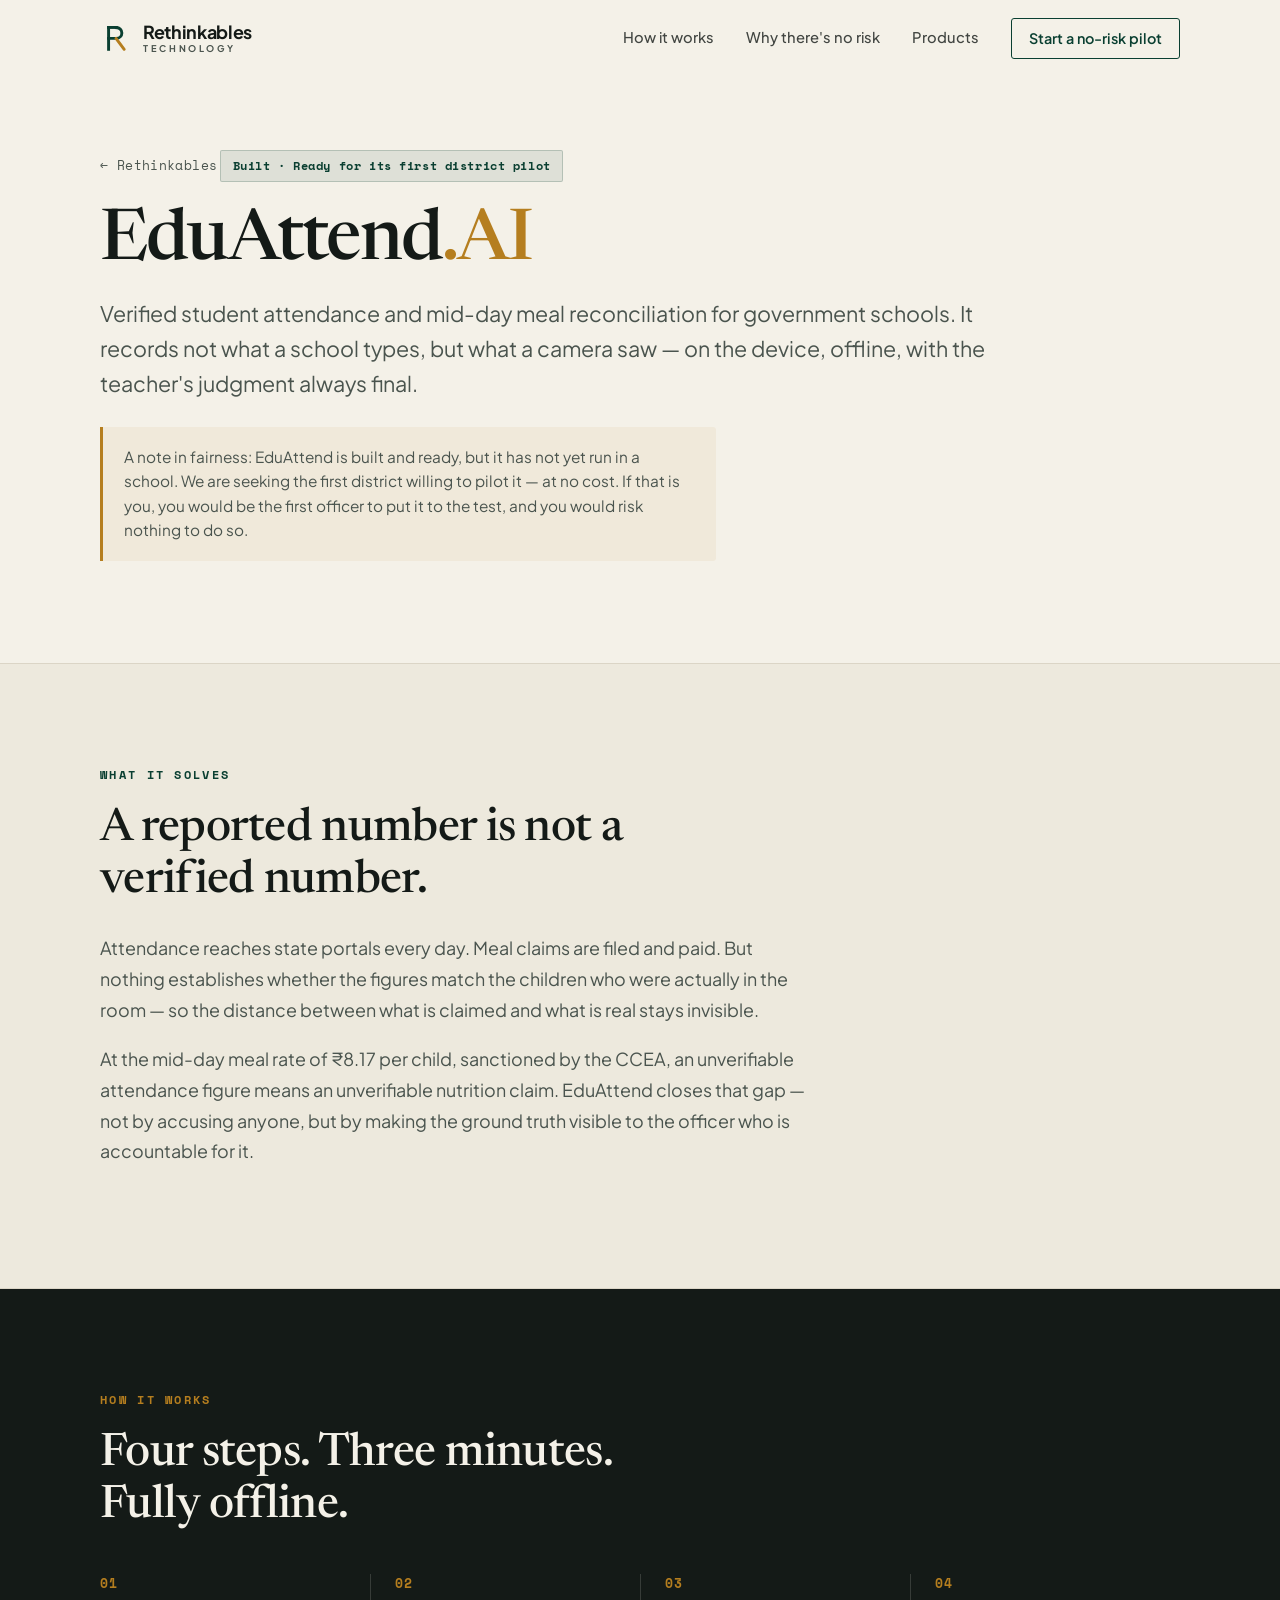
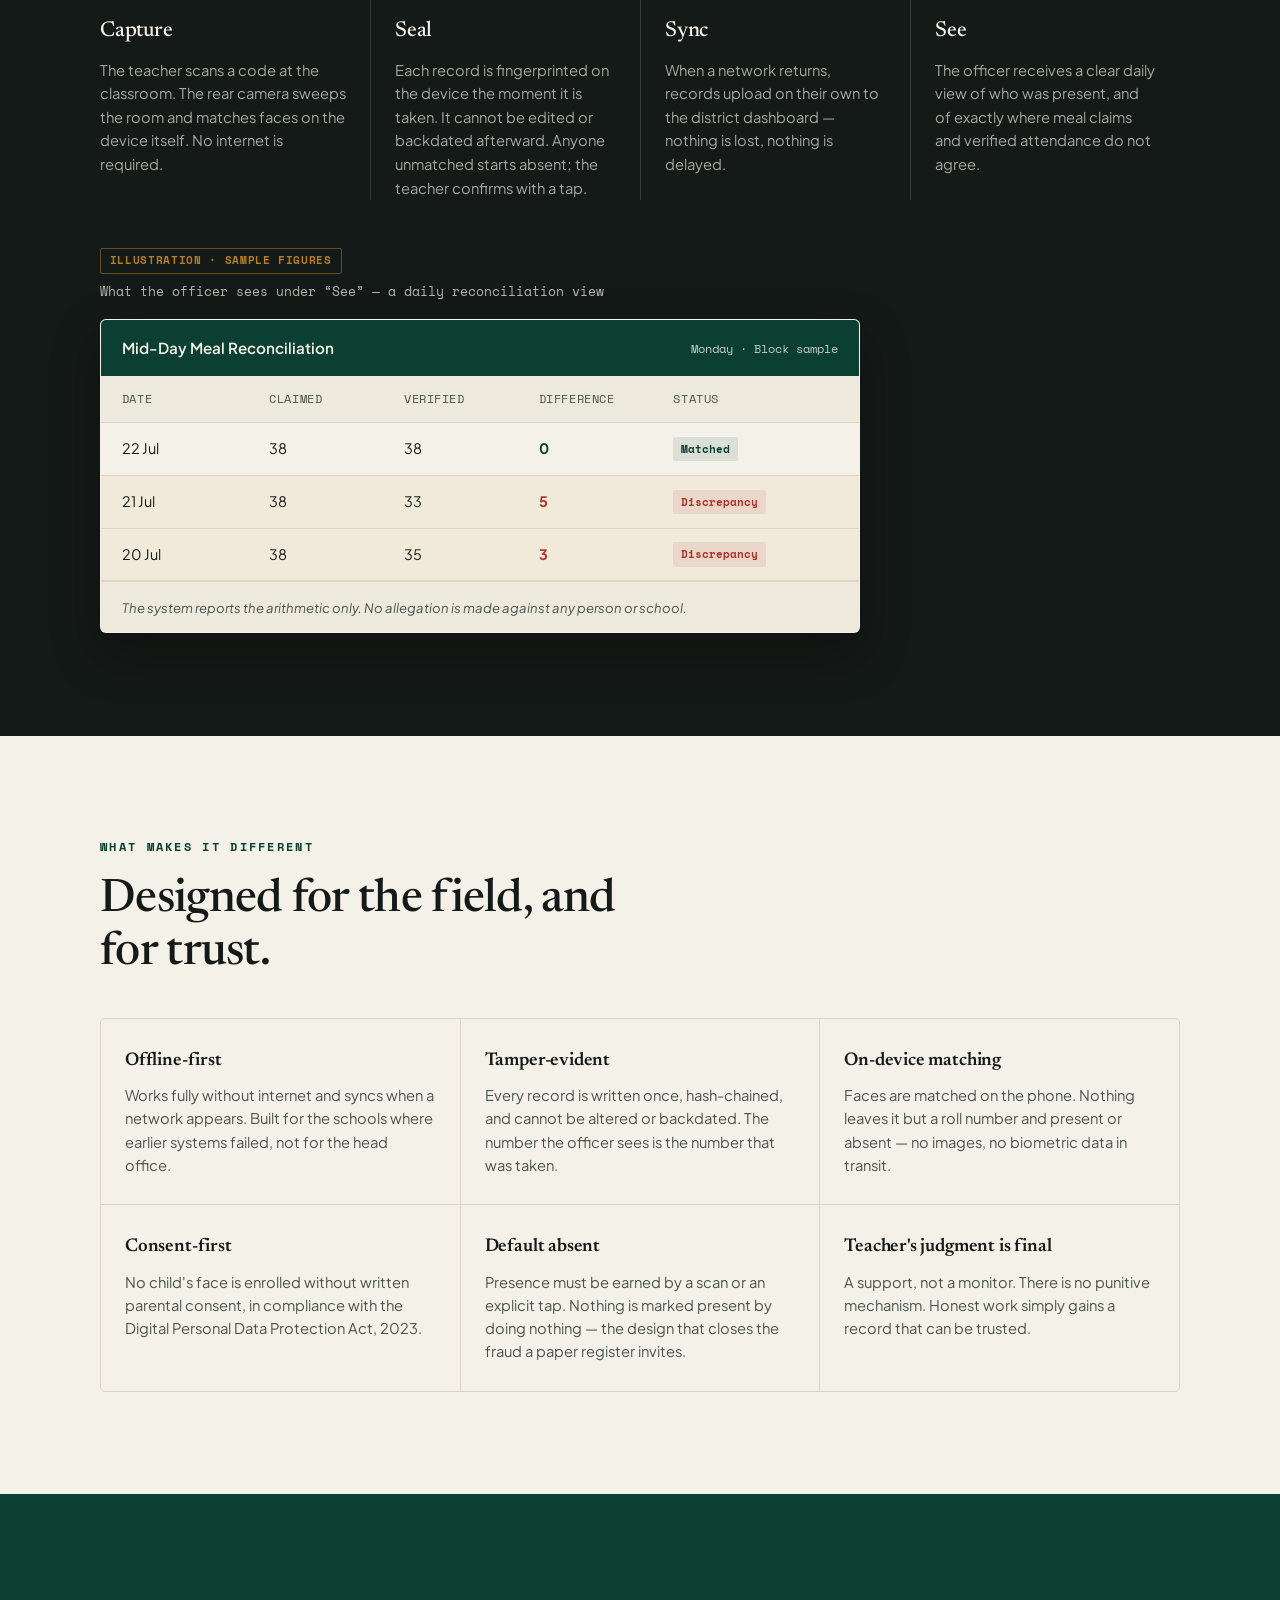
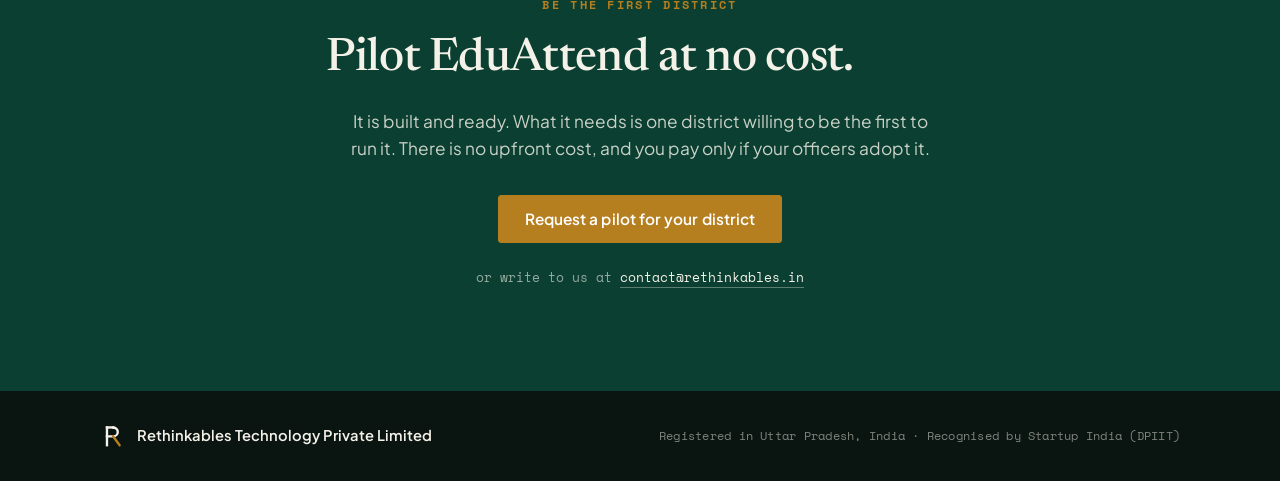
<file: Product.html>
<!DOCTYPE html>
<html lang="en">
<head>
  <meta charset="UTF-8" />
  <meta name="viewport" content="width=device-width, initial-scale=1.0" />
  <title>EduAttend.AI — Rethinkables Technology</title>
  <meta name="description" content="EduAttend.AI: verified attendance and mid-day meal reconciliation for government schools. Offline-first, tamper-evident, on ordinary smartphones. Built and ready for its first district pilot." />

  <link rel="preconnect" href="https://fonts.googleapis.com">
  <link rel="preconnect" href="https://fonts.gstatic.com" crossorigin>
  <link href="https://fonts.googleapis.com/css2?family=Newsreader:ital,opsz,wght@0,6..72,400..600;1,6..72,400..500&family=Plus+Jakarta+Sans:wght@400;500;600;700&family=Space+Mono:wght@400;700&display=swap" rel="stylesheet">

  <link rel="stylesheet" href="style.css" />
</head>
<body>

  <!-- NAV -->
  <header class="nav scrolled" id="nav">
    <div class="container nav-inner">
      <a href="index.html" class="brand" aria-label="Rethinkables Technology — home">
        <svg class="brand-mark" width="32" height="32" viewBox="0 0 82 82" aria-hidden="true">
          <g stroke-linecap="square">
            <path d="M22 14 V70" stroke="#0A3F31" stroke-width="7.5"/>
            <path d="M22 14 H42" stroke="#0A3F31" stroke-width="7.5"/>
            <path d="M42 14 a14 14 0 0 1 0 28 H22" fill="none" stroke="#0A3F31" stroke-width="7.5"/>
            <path d="M41 42 L62 70" stroke="#B57E1F" stroke-width="7.5" stroke-linecap="round"/>
          </g>
        </svg>
        <span class="brand-word">Rethinkables<span class="brand-sub">TECHNOLOGY</span></span>
      </a>
      <nav class="nav-links" aria-label="Primary">
        <a href="index.html#how">How it works</a>
        <a href="index.html#protection">Why there's no risk</a>
        <a href="products.html" aria-current="page">Products</a>
        <a href="index.html#contact" class="nav-cta open-modal-btn">Start a no-risk pilot</a>
      </nav>
    </div>
  </header>

  <!-- PRODUCT HERO -->
  <section class="section prod-hero">
    <div class="container">
      <a href="index.html" class="back-link reveal">← Rethinkables</a>
      <span class="fi-badge reveal">Built · Ready for its first district pilot</span>
      <h1 class="prod-h reveal">EduAttend<span class="accent-dot">.AI</span></h1>
      <p class="prod-lede reveal">
        Verified student attendance and mid-day meal reconciliation for government schools.
        It records not what a school types, but what a camera saw — on the device, offline,
        with the teacher's judgment always final.
      </p>
      <p class="prod-note reveal">
        A note in fairness: EduAttend is built and ready, but it has not yet run in a school.
        We are seeking the first district willing to pilot it — at no cost. If that is you, you
        would be the first officer to put it to the test, and you would risk nothing to do so.
      </p>
    </div>
  </section>

  <!-- THE PROBLEM IT SOLVES -->
  <section class="section prod-problem">
    <div class="container">
      <p class="eyebrow reveal">What it solves</p>
      <h2 class="lead-h reveal">A reported number is not a verified number.</h2>
      <div class="prose reveal">
        <p>
          Attendance reaches state portals every day. Meal claims are filed and paid. But nothing
          establishes whether the figures match the children who were actually in the room — so the
          distance between what is claimed and what is real stays invisible.
        </p>
        <p>
          At the mid-day meal rate of ₹8.17 per child, sanctioned by the CCEA, an unverifiable
          attendance figure means an unverifiable nutrition claim. EduAttend closes that gap — not
          by accusing anyone, but by making the ground truth visible to the officer who is
          accountable for it.
        </p>
      </div>
    </div>
  </section>

  <!-- HOW IT WORKS -->
  <section class="section how" id="how">
    <div class="container">
      <p class="eyebrow light reveal">How it works</p>
      <h2 class="lead-h ondark reveal">Four steps. Three minutes. Fully offline.</h2>
      <ol class="steps">
        <li class="step reveal">
          <span class="step-n">01</span>
          <h3>Capture</h3>
          <p>The teacher scans a code at the classroom. The rear camera sweeps the room and matches faces on the device itself. No internet is required.</p>
        </li>
        <li class="step reveal">
          <span class="step-n">02</span>
          <h3>Seal</h3>
          <p>Each record is fingerprinted on the device the moment it is taken. It cannot be edited or backdated afterward. Anyone unmatched starts absent; the teacher confirms with a tap.</p>
        </li>
        <li class="step reveal">
          <span class="step-n">03</span>
          <h3>Sync</h3>
          <p>When a network returns, records upload on their own to the district dashboard — nothing is lost, nothing is delayed.</p>
        </li>
        <li class="step reveal">
          <span class="step-n">04</span>
          <h3>See</h3>
          <p>The officer receives a clear daily view of who was present, and of exactly where meal claims and verified attendance do not agree.</p>
        </li>
      </ol>

      <!-- SAMPLE DASHBOARD — clearly labelled as illustration -->
      <figure class="dash-sample reveal">
        <figcaption class="dash-cap">
          <span class="dash-tag">Illustration · sample figures</span>
          What the officer sees under “See” — a daily reconciliation view
        </figcaption>
        <div class="dash-frame">
          <div class="dash-head">
            <span class="dash-title">Mid-Day Meal Reconciliation</span>
            <span class="dash-date">Monday · Block sample</span>
          </div>
          <div class="dash-row dash-row-h">
            <span>Date</span><span>Claimed</span><span>Verified</span><span>Difference</span><span>Status</span>
          </div>
          <div class="dash-row">
            <span>22 Jul</span><span>38</span><span>38</span><span class="d-ok">0</span><span class="badge-ok">Matched</span>
          </div>
          <div class="dash-row d-flag">
            <span>21 Jul</span><span>38</span><span>33</span><span class="d-gap">5</span><span class="badge-gap">Discrepancy</span>
          </div>
          <div class="dash-row d-flag">
            <span>20 Jul</span><span>38</span><span>35</span><span class="d-gap">3</span><span class="badge-gap">Discrepancy</span>
          </div>
          <div class="dash-foot">
            The system reports the arithmetic only. No allegation is made against any person or school.
          </div>
        </div>
      </figure>
    </div>
  </section>

  <!-- WHAT MAKES IT DIFFERENT -->
  <section class="section prod-diff">
    <div class="container">
      <p class="eyebrow reveal">What makes it different</p>
      <h2 class="lead-h reveal">Designed for the field, and for trust.</h2>
      <div class="diff-grid">
        <div class="diff reveal"><h3>Offline-first</h3><p>Works fully without internet and syncs when a network appears. Built for the schools where earlier systems failed, not for the head office.</p></div>
        <div class="diff reveal"><h3>Tamper-evident</h3><p>Every record is written once, hash-chained, and cannot be altered or backdated. The number the officer sees is the number that was taken.</p></div>
        <div class="diff reveal"><h3>On-device matching</h3><p>Faces are matched on the phone. Nothing leaves it but a roll number and present or absent — no images, no biometric data in transit.</p></div>
        <div class="diff reveal"><h3>Consent-first</h3><p>No child's face is enrolled without written parental consent, in compliance with the Digital Personal Data Protection Act, 2023.</p></div>
        <div class="diff reveal"><h3>Default absent</h3><p>Presence must be earned by a scan or an explicit tap. Nothing is marked present by doing nothing — the design that closes the fraud a paper register invites.</p></div>
        <div class="diff reveal"><h3>Teacher's judgment is final</h3><p>A support, not a monitor. There is no punitive mechanism. Honest work simply gains a record that can be trusted.</p></div>
      </div>
    </div>
  </section>

  <!-- CTA -->
  <section class="section contact" id="contact">
    <div class="container contact-inner">
      <p class="eyebrow light reveal">Be the first district</p>
      <h2 class="lead-h ondark reveal">Pilot EduAttend at no cost.</h2>
      <p class="contact-sub reveal">
        It is built and ready. What it needs is one district willing to be the first to run it.
        There is no upfront cost, and you pay only if your officers adopt it.
      </p>
      <button class="btn btn-gold open-modal-btn reveal">Request a pilot for your district</button>
      <p class="contact-alt reveal">or write to us at <a href="mailto:contact@rethinkables.in">contact@rethinkables.in</a></p>
    </div>
  </section>

  <!-- FOOTER -->
  <footer class="footer">
    <div class="container footer-inner">
      <div class="footer-brand">
        <svg width="26" height="26" viewBox="0 0 82 82" aria-hidden="true">
          <g stroke-linecap="square">
            <path d="M22 14 V70" stroke="#F4F1E8" stroke-width="7.5"/>
            <path d="M22 14 H42" stroke="#F4F1E8" stroke-width="7.5"/>
            <path d="M42 14 a14 14 0 0 1 0 28 H22" fill="none" stroke="#F4F1E8" stroke-width="7.5"/>
            <path d="M41 42 L62 70" stroke="#B57E1F" stroke-width="7.5" stroke-linecap="round"/>
          </g>
        </svg>
        <span>Rethinkables Technology Private Limited</span>
      </div>
      <p class="footer-meta">Registered in Uttar Pradesh, India · Recognised by Startup India (DPIIT)</p>
    </div>
  </footer>

  <!-- MODAL (same as home) -->
  <div id="solutionModal" class="modal-overlay" aria-hidden="true">
    <div class="modal-card">
      <button id="modalCloseBtn" class="modal-close" aria-label="Close">&times;</button>
      <p class="eyebrow">Start a no-risk pilot</p>
      <h3 class="modal-h">Request a pilot for your district</h3>
      <p class="modal-sub">
        Tell us about your district and we will arrange a pilot of EduAttend — at no cost, with
        no commitment until your officers have adopted it.
      </p>

      <form id="govForm">
        <div class="form-group">
          <label for="challenge_category">Which department?</label>
          <select id="challenge_category" required>
            <option value="">Select department</option>
            <option value="School Education">School Education</option>
            <option value="Public Works">Public Works (PWD)</option>
            <option value="Rural Development / Panchayati Raj">Rural Development / Panchayati Raj</option>
            <option value="Health &amp; Family Welfare">Health &amp; Family Welfare</option>
            <option value="Food &amp; Civil Supplies">Food &amp; Civil Supplies</option>
            <option value="Social Welfare">Social Welfare</option>
            <option value="Women &amp; Child Development">Women &amp; Child Development</option>
            <option value="Revenue">Revenue</option>
            <option value="Other">Another department</option>
          </select>
        </div>
        <div class="form-group" id="other_sector_wrapper" style="display:none;">
          <label for="other_sector_input">Which department?</label>
          <input type="text" id="other_sector_input" placeholder="Name the department" />
        </div>
        <div class="form-group">
          <label for="problem">What breaks today?</label>
          <textarea id="problem" rows="3" required placeholder="Describe the conditions in the field, the tracking that fails, or the records that cannot be trusted."></textarea>
        </div>
        <div class="form-grid">
          <div class="form-group">
            <label for="officer_name">Your name &amp; designation</label>
            <input type="text" id="officer_name" required placeholder="e.g. District Magistrate" />
          </div>
          <div class="form-group">
            <label for="department">Office</label>
            <input type="text" id="department" required placeholder="e.g. Office of the DM" />
          </div>
        </div>
        <div class="form-grid">
          <div class="form-group">
            <label for="division">District / State / Country</label>
            <input type="text" id="division" required placeholder="e.g. Uttar Pradesh, India" />
          </div>
          <div class="form-group">
            <label for="contact_info">Email or phone</label>
            <input type="text" id="contact_info" required placeholder="officer@gov.in / +91..." />
          </div>
        </div>
        <button type="submit" id="submitBtn" class="btn btn-solid btn-full">Send to Rethinkables</button>
      </form>
    </div>
  </div>

  <script src="main.js"></script>
</body>
</html>
</file>
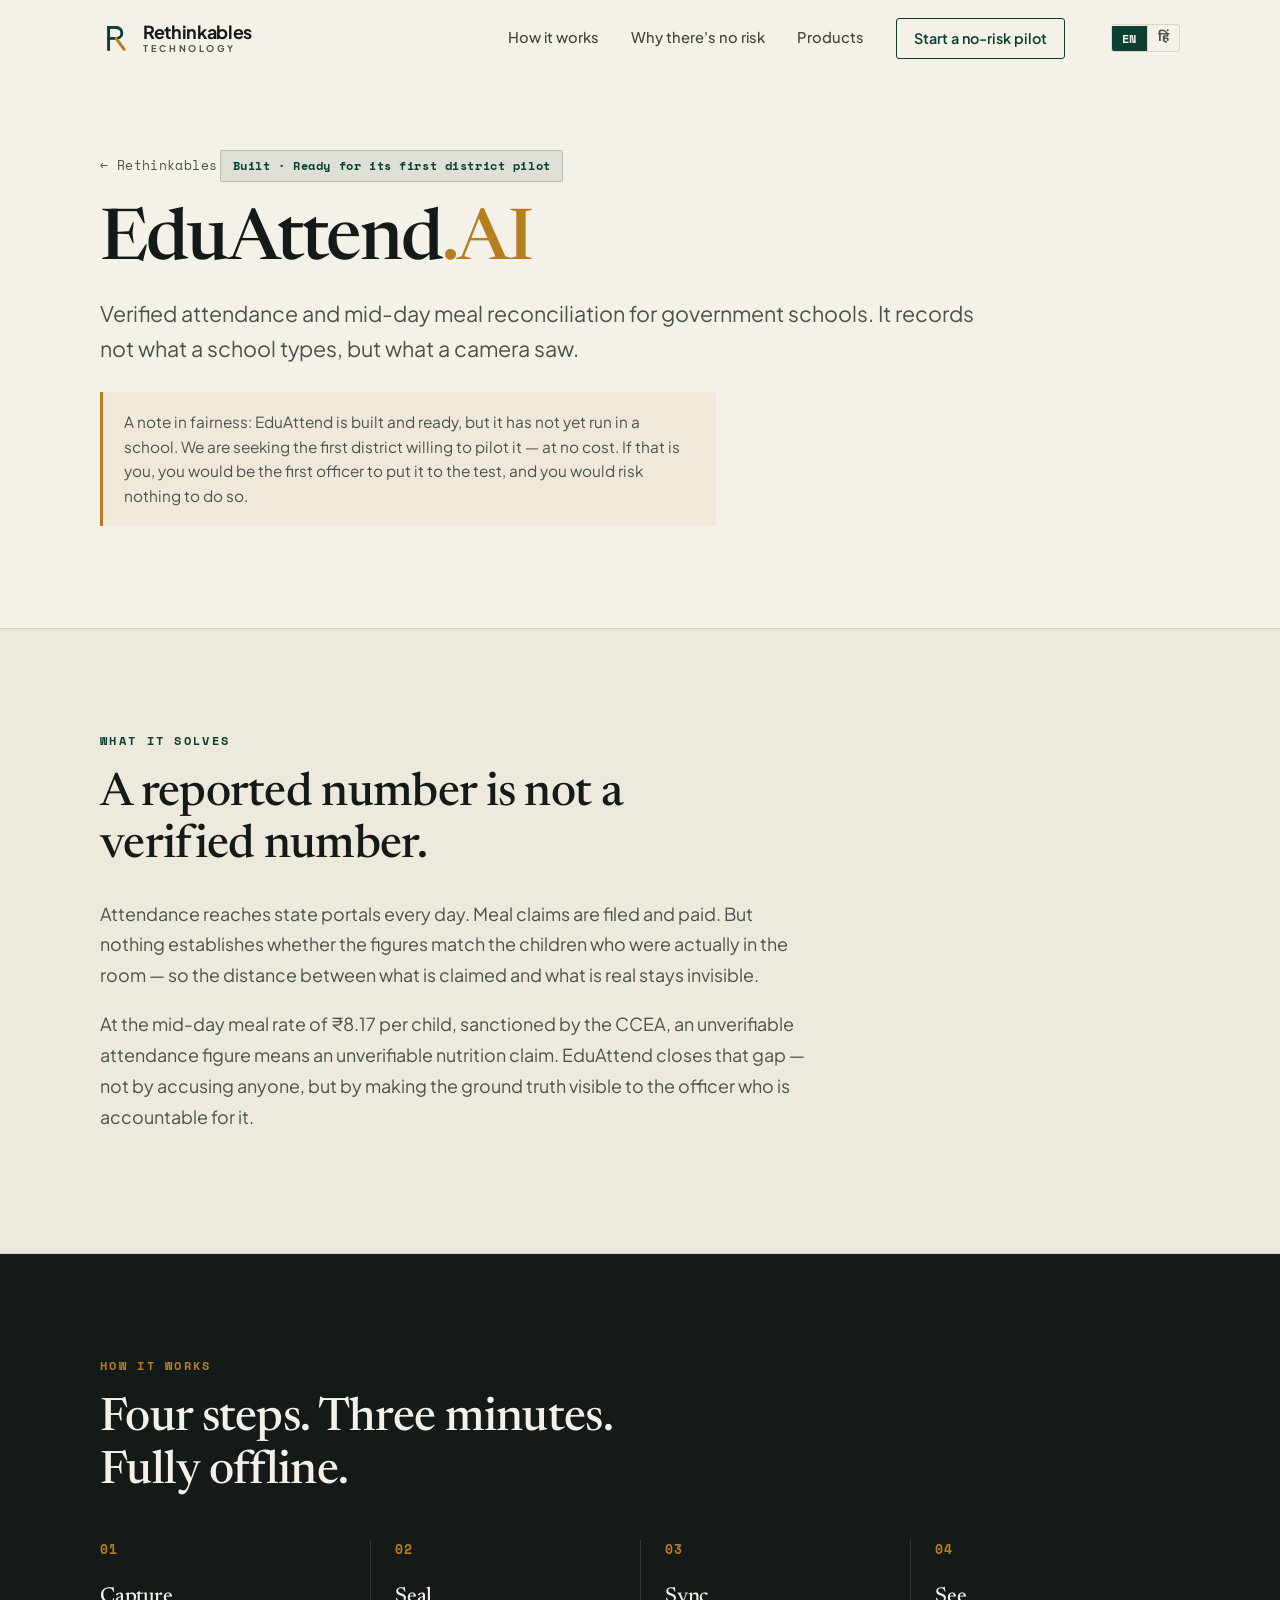
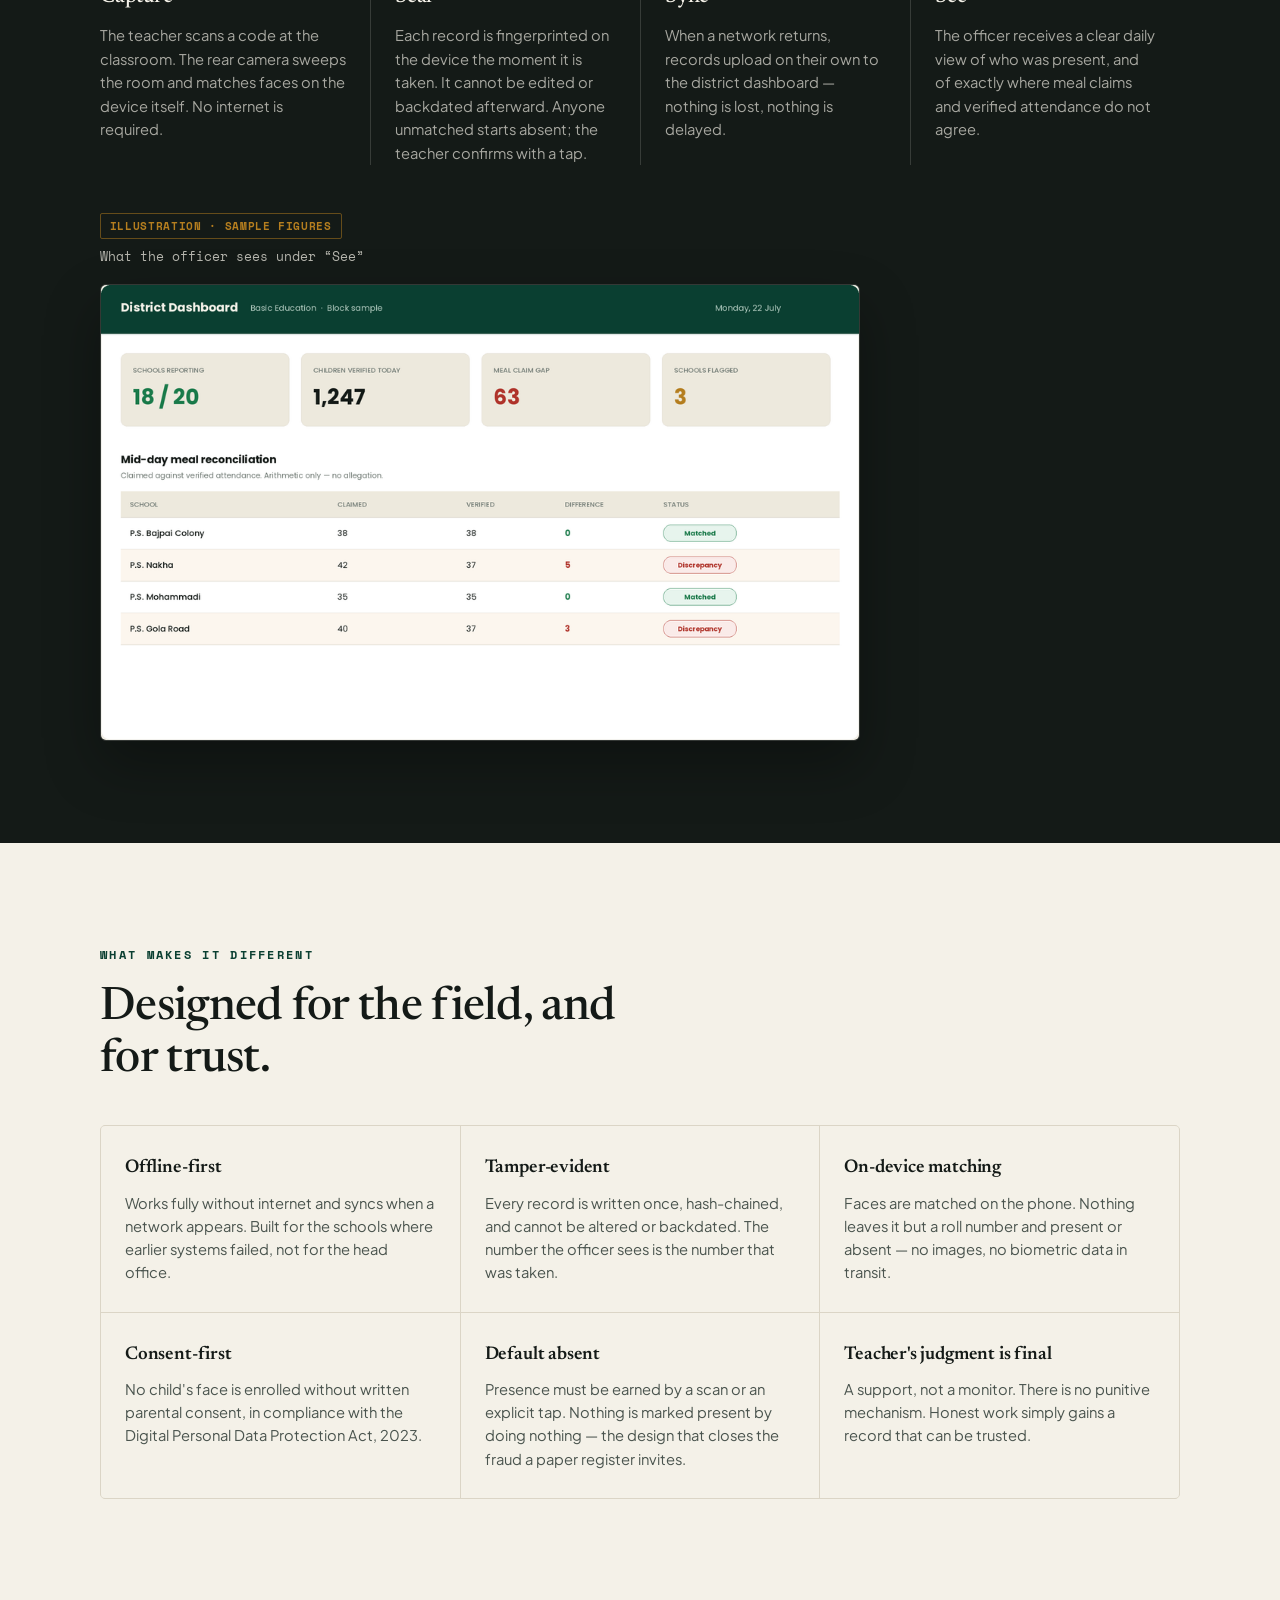
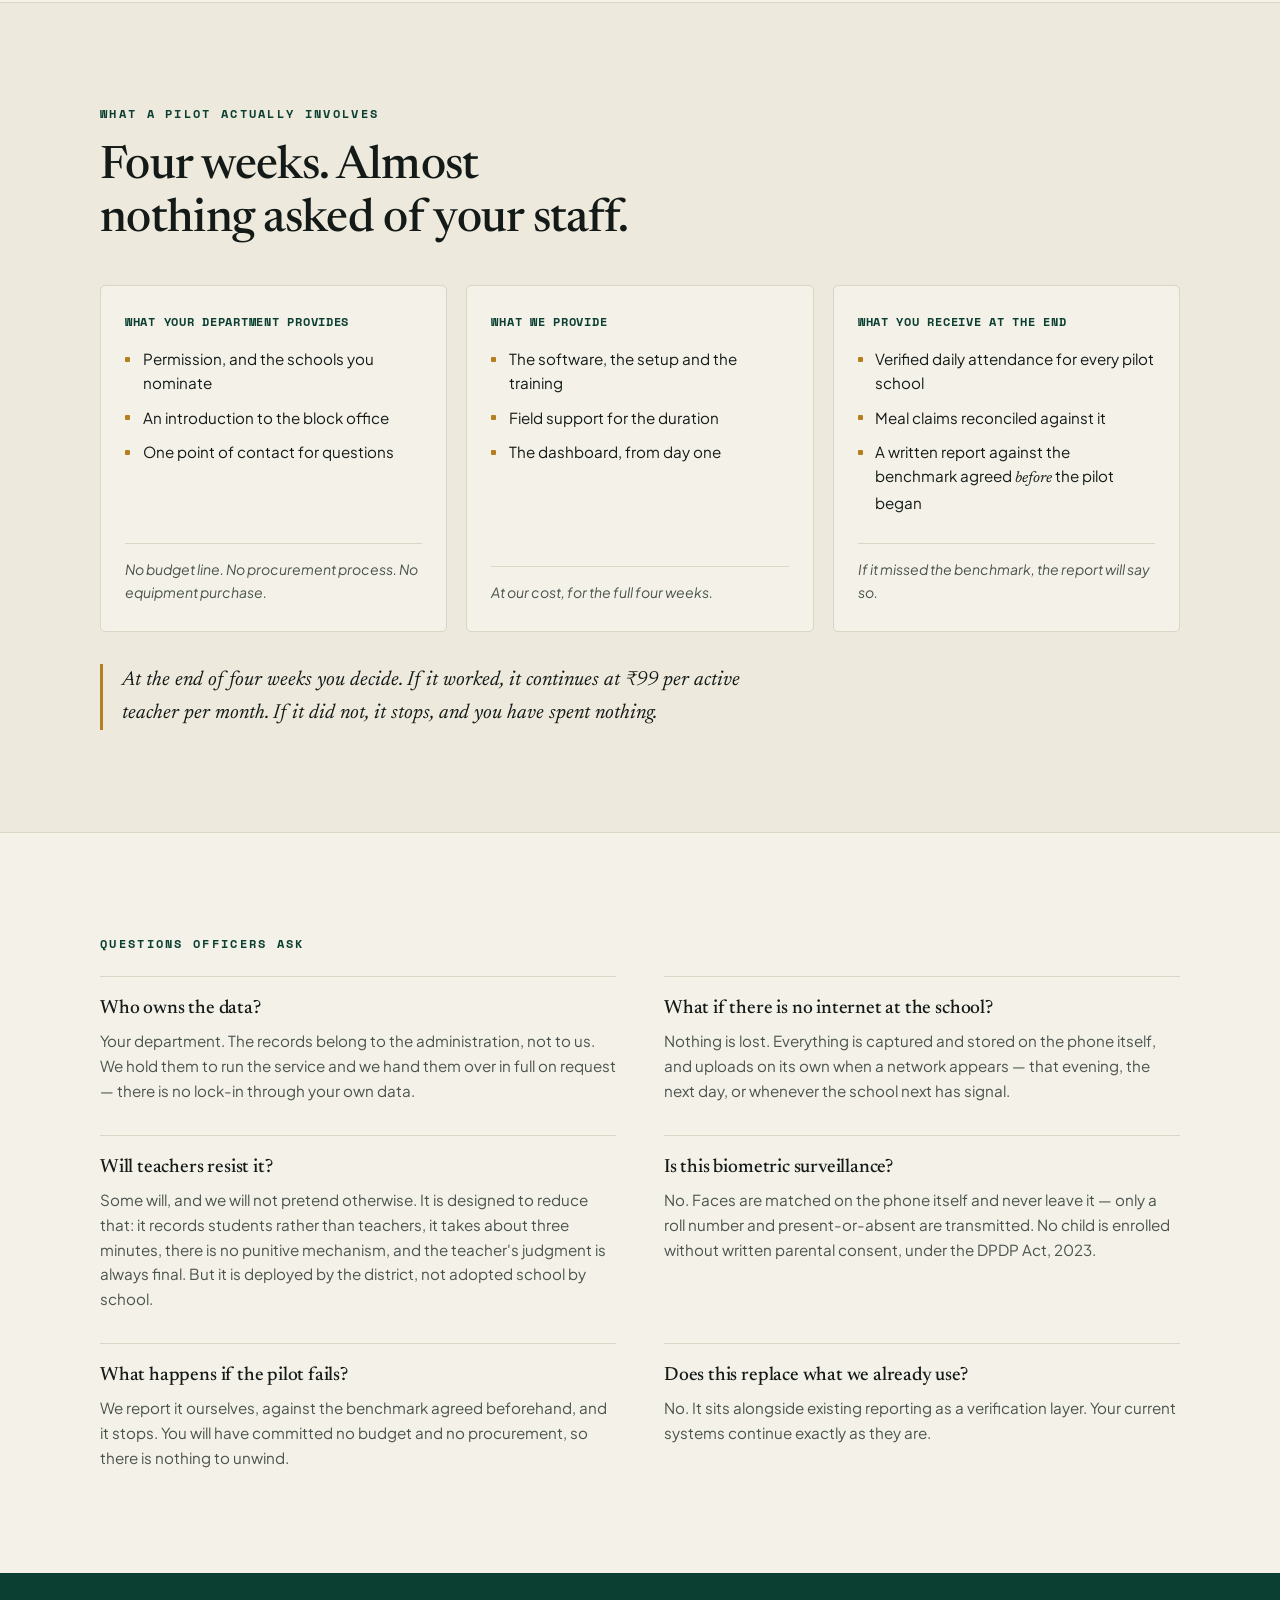
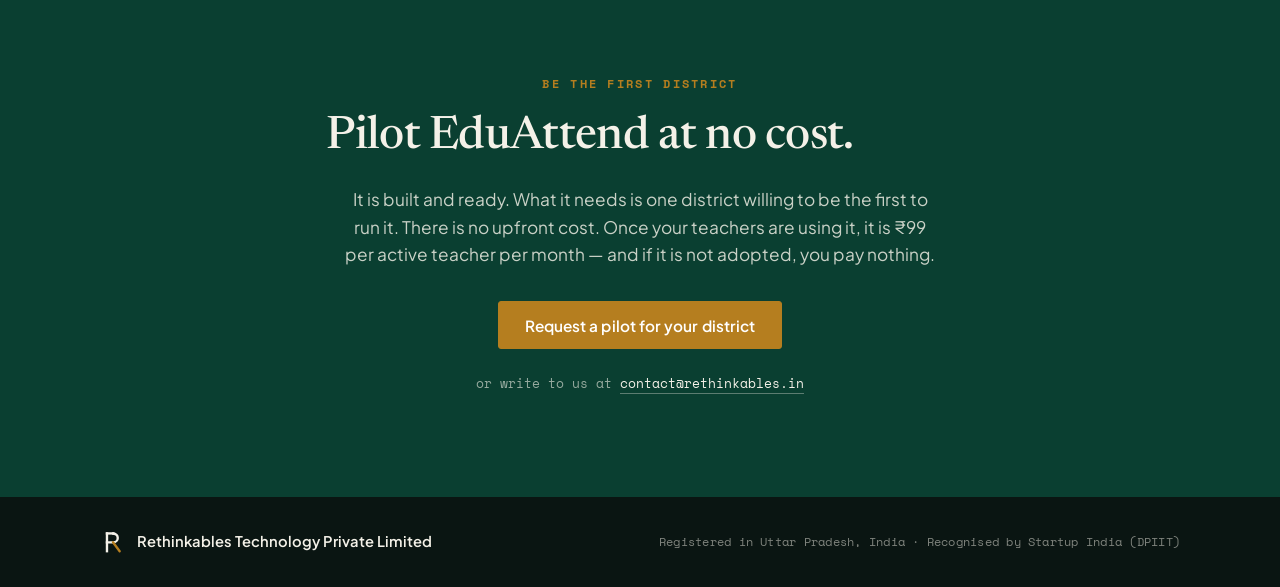
<file: products.html>
<!DOCTYPE html>
<html lang="en">
<head>
  <meta charset="UTF-8" />
  <meta name="viewport" content="width=device-width, initial-scale=1.0" />
  <title>EduAttend.AI — Rethinkables Technology</title>
  <meta name="description" content="EduAttend.AI: verified attendance and mid-day meal reconciliation for government schools. Offline-first, tamper-evident, on ordinary smartphones. Built and ready for its first district pilot." />

  <link rel="preconnect" href="https://fonts.googleapis.com">
  <link rel="preconnect" href="https://fonts.gstatic.com" crossorigin>
  <link href="https://fonts.googleapis.com/css2?family=Newsreader:ital,opsz,wght@0,6..72,400..600;1,6..72,400..500&family=Plus+Jakarta+Sans:wght@400;500;600;700&family=Space+Mono:wght@400;700&family=Noto+Serif+Devanagari:wght@400;500;600&family=Noto+Sans+Devanagari:wght@400;500;600;700&display=swap" rel="stylesheet">

  <link rel="icon" href="favicon.svg" type="image/svg+xml">
  <link rel="alternate icon" href="favicon.ico" sizes="any">
  <link rel="apple-touch-icon" href="apple-touch-icon.png">
  <meta property="og:type" content="website">
  <meta property="og:title" content="EduAttend.AI — Verified attendance for government schools">
  <meta property="og:description" content="Verified student attendance and mid-day meal reconciliation. Offline-first, tamper-evident, on ordinary smartphones. Built and ready for its first district pilot.">
  <meta property="og:image" content="https://rethinkables.in/og-image.png">
  <meta property="og:url" content="https://rethinkables.in/products.html">
  <meta name="twitter:card" content="summary_large_image">

  <link rel="stylesheet" href="style.css" />
</head>
<body>

  <!-- NAV -->
  <header class="nav scrolled" id="nav">
    <div class="container nav-inner">
      <a href="index.html" class="brand" aria-label="Rethinkables Technology — home">
        <svg class="brand-mark" width="32" height="32" viewBox="0 0 82 82" aria-hidden="true">
          <g stroke-linecap="square">
            <path d="M22 14 V70" stroke="#0A3F31" stroke-width="7.5"/>
            <path d="M22 14 H42" stroke="#0A3F31" stroke-width="7.5"/>
            <path d="M42 14 a14 14 0 0 1 0 28 H22" fill="none" stroke="#0A3F31" stroke-width="7.5"/>
            <path d="M41 42 L62 70" stroke="#B57E1F" stroke-width="7.5" stroke-linecap="round"/>
          </g>
        </svg>
        <span class="brand-word">Rethinkables<span class="brand-sub">TECHNOLOGY</span></span>
      </a>
      <nav class="nav-links" aria-label="Primary">
        <a href="index.html#how" data-hi="कैसे काम करता है">How it works</a>
        <a href="index.html#protection" data-hi="जोखिम क्यों नहीं">Why there's no risk</a>
        <a href="products.html" aria-current="page" data-hi="उत्पाद">Products</a>
        <a href="index.html#contact" class="nav-cta open-modal-btn" data-hi="निःशुल्क पायलट आरंभ करें">Start a no-risk pilot</a>
        <div class="lang-toggle" role="group" aria-label="Language">
          <button type="button" class="lang-btn" data-lang="en" aria-pressed="true">EN</button>
          <button type="button" class="lang-btn" data-lang="hi" aria-pressed="false">हिं</button>
        </div>
      </nav>
    </div>
  </header>

  <!-- PRODUCT HERO -->
  <section class="section prod-hero">
    <div class="container">
      <a href="index.html" class="back-link reveal" data-hi="← Rethinkables">← Rethinkables</a>
      <span class="fi-badge reveal" data-hi="तैयार · पहले जनपद पायलट के लिए प्रस्तुत">Built · Ready for its first district pilot</span>
      <h1 class="prod-h reveal" data-hi="EduAttend<span class='accent-dot'>.AI</span>">EduAttend<span class="accent-dot">.AI</span></h1>
      <p class="prod-lede reveal" data-hi="सरकारी विद्यालयों में सत्यापित उपस्थिति और मध्याह्न भोजन का मिलान। यह वह दर्ज नहीं करता जो लिखकर भेजा जाता है, बल्कि वह जो कैमरे ने देखा।">
        Verified attendance and mid-day meal reconciliation for government schools.
        It records not what a school types, but what a camera saw.
      </p>
      <p class="prod-note reveal" data-hi="स्पष्ट रूप से: EduAttend बनकर तैयार है, किंतु अभी तक किसी विद्यालय में नहीं चला है। हम पहले ऐसे जनपद की तलाश में हैं जो इसे बिना किसी अग्रिम लागत के आज़माना चाहे। यदि वह आप हैं, तो इसे परखने वाले पहले अधिकारी आप होंगे — और इसमें आपका कोई जोखिम नहीं।">
        A note in fairness: EduAttend is built and ready, but it has not yet run in a school.
        We are seeking the first district willing to pilot it — at no cost. If that is you, you
        would be the first officer to put it to the test, and you would risk nothing to do so.
      </p>
    </div>
  </section>

  <!-- THE PROBLEM IT SOLVES -->
  <section class="section prod-problem">
    <div class="container">
      <p class="eyebrow reveal" data-hi="यह क्या हल करता है">What it solves</p>
      <h2 class="lead-h reveal" data-hi="रिपोर्ट किया गया आँकड़ा, सत्यापित आँकड़ा नहीं होता।">A reported number is not a verified number.</h2>
      <div class="prose reveal">
        <p data-hi="उपस्थिति प्रतिदिन राज्य पोर्टल तक पहुँचती है। भोजन के दावे प्रस्तुत होते हैं और भुगतान भी होता है। किंतु यह कोई सिद्ध नहीं करता कि ये आँकड़े उन बच्चों से मेल खाते हैं जो वास्तव में कक्षा में थे — इसलिए दावे और वास्तविकता के बीच की दूरी अदृश्य बनी रहती है।">
          Attendance reaches state portals every day. Meal claims are filed and paid. But nothing
          establishes whether the figures match the children who were actually in the room — so the
          distance between what is claimed and what is real stays invisible.
        </p>
        <p data-hi="मध्याह्न भोजन की सीसीईए द्वारा स्वीकृत दर ₹8.17 प्रति बालक पर, एक असत्यापित उपस्थिति का अर्थ है एक असत्यापित पोषण दावा। EduAttend इस अंतर को पाटता है — किसी पर आरोप लगाकर नहीं, बल्कि उस अधिकारी को ज़मीनी सच्चाई दिखाकर जो इसके लिए उत्तरदायी है।">
          At the mid-day meal rate of ₹8.17 per child, sanctioned by the CCEA, an unverifiable
          attendance figure means an unverifiable nutrition claim. EduAttend closes that gap — not
          by accusing anyone, but by making the ground truth visible to the officer who is
          accountable for it.
        </p>
      </div>
    </div>
  </section>

  <!-- HOW IT WORKS -->
  <section class="section how" id="how">
    <div class="container">
      <p class="eyebrow light reveal" data-hi="यह कैसे काम करता है">How it works</p>
      <h2 class="lead-h ondark reveal" data-hi="चार चरण। तीन मिनट। पूरी तरह बिना इंटरनेट।">Four steps. Three minutes. Fully offline.</h2>
      <ol class="steps">
        <li class="step reveal">
          <span class="step-n">01</span>
          <h3 data-hi="दर्ज करना">Capture</h3>
          <p data-hi="शिक्षक कक्षा के बाहर लगा कोड स्कैन करते हैं। पिछला कैमरा कक्षा पर घुमाया जाता है और चेहरे फ़ोन पर ही मिलाए जाते हैं। इंटरनेट की आवश्यकता नहीं।">The teacher scans a code at the classroom. The rear camera sweeps the room and matches faces on the device itself. No internet is required.</p>
        </li>
        <li class="step reveal">
          <span class="step-n">02</span>
          <h3 data-hi="सुरक्षित करना">Seal</h3>
          <p data-hi="प्रत्येक अभिलेख उसी क्षण फ़ोन पर चिह्नित हो जाता है। बाद में उसे न बदला जा सकता है, न पिछली तिथि में दर्ज किया जा सकता है। जिनका मिलान न हो वे अनुपस्थित माने जाते हैं; शिक्षक एक स्पर्श से पुष्टि करते हैं।">Each record is fingerprinted on the device the moment it is taken. It cannot be edited or backdated afterward. Anyone unmatched starts absent; the teacher confirms with a tap.</p>
        </li>
        <li class="step reveal">
          <span class="step-n">03</span>
          <h3 data-hi="भेजना">Sync</h3>
          <p data-hi="नेटवर्क आते ही अभिलेख स्वयं जनपद डैशबोर्ड पर पहुँच जाते हैं — कुछ खोता नहीं, कुछ रुकता नहीं।">When a network returns, records upload on their own to the district dashboard — nothing is lost, nothing is delayed.</p>
        </li>
        <li class="step reveal">
          <span class="step-n">04</span>
          <h3 data-hi="देखना">See</h3>
          <p data-hi="अधिकारी को प्रतिदिन स्पष्ट रूप से दिखता है कि कौन उपस्थित था, और ठीक कहाँ भोजन का दावा सत्यापित उपस्थिति से मेल नहीं खाता।">The officer receives a clear daily view of who was present, and of exactly where meal claims and verified attendance do not agree.</p>
        </li>
      </ol>

      <!-- SAMPLE DASHBOARD — clearly labelled as illustration -->
      <figure class="dash-sample reveal">
        <figcaption class="dash-cap">
          <span class="dash-tag" data-hi="उदाहरण · नमूना आँकड़े">Illustration · sample figures</span>
          <span data-hi="&quot;देखना&quot; चरण में अधिकारी को यही दिखता है">What the officer sees under “See”</span>
        </figcaption>
        <img class="dash-img" src="dashboard.png" alt="District dashboard: schools reporting 18 of 20, 1,247 children verified, meal claim gap 63, three schools flagged, with a reconciliation table comparing claimed against verified attendance" width="1000" height="600" loading="lazy">
      </figure>
    </div>
  </section>

  <!-- WHAT MAKES IT DIFFERENT -->
  <section class="section prod-diff">
    <div class="container">
      <p class="eyebrow reveal" data-hi="यह भिन्न क्यों है">What makes it different</p>
      <h2 class="lead-h reveal" data-hi="ज़मीन के लिए बना, और भरोसे के लिए।">Designed for the field, and for trust.</h2>
      <div class="diff-grid">
        <div class="diff reveal"><h3 data-hi="बिना इंटरनेट">Offline-first</h3><p data-hi="बिना इंटरनेट पूरी तरह काम करता है और नेटवर्क आते ही स्वयं भेज देता है। उन विद्यालयों के लिए बना है जहाँ पिछली व्यवस्थाएँ विफल रहीं, मुख्यालय के लिए नहीं।">Works fully without internet and syncs when a network appears. Built for the schools where earlier systems failed, not for the head office.</p></div>
        <div class="diff reveal"><h3 data-hi="छेड़छाड़ रहित">Tamper-evident</h3><p data-hi="प्रत्येक अभिलेख एक ही बार लिखा जाता है, शृंखलाबद्ध रूप से सुरक्षित, और बाद में न बदला जा सकता है न पिछली तिथि में दर्ज। अधिकारी को वही आँकड़ा दिखता है जो लिया गया था।">Every record is written once, hash-chained, and cannot be altered or backdated. The number the officer sees is the number that was taken.</p></div>
        <div class="diff reveal"><h3 data-hi="फ़ोन पर ही मिलान">On-device matching</h3><p data-hi="चेहरे फ़ोन पर ही मिलाए जाते हैं। केवल अनुक्रमांक और उपस्थित अथवा अनुपस्थित बाहर जाता है — न कोई चित्र, न कोई बायोमेट्रिक आँकड़ा।">Faces are matched on the phone. Nothing leaves it but a roll number and present or absent — no images, no biometric data in transit.</p></div>
        <div class="diff reveal"><h3 data-hi="सहमति अनिवार्य">Consent-first</h3><p data-hi="किसी बालक का चेहरा अभिभावक की लिखित सहमति के बिना दर्ज नहीं किया जाता — डिजिटल पर्सनल डेटा प्रोटेक्शन अधिनियम, 2023 के अनुरूप।">No child's face is enrolled without written parental consent, in compliance with the Digital Personal Data Protection Act, 2023.</p></div>
        <div class="diff reveal"><h3 data-hi="सामान्यतः अनुपस्थित">Default absent</h3><p data-hi="उपस्थिति स्कैन अथवा स्पष्ट स्पर्श से ही दर्ज होती है। कुछ न करने पर कोई उपस्थित नहीं माना जाता — यही वह रचना है जो कागज़ी रजिस्टर की गुंजाइश बंद करती है।">Presence must be earned by a scan or an explicit tap. Nothing is marked present by doing nothing — the design that closes the fraud a paper register invites.</p></div>
        <div class="diff reveal"><h3 data-hi="शिक्षक का निर्णय अंतिम">Teacher's judgment is final</h3><p data-hi="यह सहायक है, निगरानी नहीं। कोई दंडात्मक प्रावधान नहीं। ईमानदार कार्य को बस एक ऐसा अभिलेख मिल जाता है जिस पर भरोसा किया जा सके।">A support, not a monitor. There is no punitive mechanism. Honest work simply gains a record that can be trusted.</p></div>
      </div>
    </div>
  </section>

  <!-- WHAT A PILOT LOOKS LIKE -->
  <section class="section pilot-shape" id="pilot">
    <div class="container">
      <p class="eyebrow reveal" data-hi="पायलट में वास्तव में क्या होता है">What a pilot actually involves</p>
      <h2 class="lead-h reveal" data-hi="चार सप्ताह। आपके कर्मचारियों से लगभग कुछ नहीं माँगा जाता।">Four weeks. Almost nothing asked of your staff.</h2>
      <div class="pilot-grid">
        <div class="pilot-col reveal">
          <h3 class="pc-h" data-hi="आपका विभाग क्या देता है">What your department provides</h3>
          <ul class="pc-list">
            <li data-hi="अनुमति, और वे विद्यालय जो आप नामित करें">Permission, and the schools you nominate</li>
            <li data-hi="ब्लॉक कार्यालय से एक परिचय">An introduction to the block office</li>
            <li data-hi="प्रश्नों के लिए एक संपर्क अधिकारी">One point of contact for questions</li>
          </ul>
          <p class="pc-note" data-hi="कोई बजट मद नहीं। कोई क्रय प्रक्रिया नहीं। कोई उपकरण खरीद नहीं।">No budget line. No procurement process. No equipment purchase.</p>
        </div>
        <div class="pilot-col reveal">
          <h3 class="pc-h" data-hi="हम क्या देते हैं">What we provide</h3>
          <ul class="pc-list">
            <li data-hi="सॉफ़्टवेयर, स्थापना और प्रशिक्षण">The software, the setup and the training</li>
            <li data-hi="पूरी अवधि तक क्षेत्रीय सहायता">Field support for the duration</li>
            <li data-hi="पहले दिन से डैशबोर्ड">The dashboard, from day one</li>
          </ul>
          <p class="pc-note" data-hi="पूरे चार सप्ताह, हमारे व्यय पर।">At our cost, for the full four weeks.</p>
        </div>
        <div class="pilot-col reveal">
          <h3 class="pc-h" data-hi="अंत में आपको क्या मिलता है">What you receive at the end</h3>
          <ul class="pc-list">
            <li data-hi="प्रत्येक पायलट विद्यालय की सत्यापित दैनिक उपस्थिति">Verified daily attendance for every pilot school</li>
            <li data-hi="उसके विरुद्ध मिलान किए गए भोजन दावे">Meal claims reconciled against it</li>
            <li data-hi="उस मानक के विरुद्ध लिखित रिपोर्ट जो पायलट आरंभ होने से <em>पहले</em> तय हुआ था">A written report against the benchmark agreed <em>before</em> the pilot began</li>
          </ul>
          <p class="pc-note" data-hi="यदि मानक पूरा नहीं हुआ, तो रिपोर्ट यही कहेगी।">If it missed the benchmark, the report will say so.</p>
        </div>
      </div>
      <p class="pilot-close reveal" data-hi="चार सप्ताह बाद निर्णय आपका। यदि यह काम कर गया, तो ₹99 प्रति सक्रिय शिक्षक प्रति माह पर जारी रहेगा। यदि नहीं, तो यहीं रुक जाएगा — और आपने कुछ भी व्यय नहीं किया होगा।">
        At the end of four weeks you decide. If it worked, it continues at ₹99 per active teacher
        per month. If it did not, it stops, and you have spent nothing.
      </p>
    </div>
  </section>

  <!-- FAQ -->
  <section class="section faq" id="faq">
    <div class="container">
      <p class="eyebrow reveal" data-hi="अधिकारी जो प्रश्न पूछते हैं">Questions officers ask</p>
      <div class="faq-list">
        <div class="faq-item reveal">
          <h3 data-hi="आँकड़ों का स्वामी कौन?">Who owns the data?</h3>
          <p data-hi="आपका विभाग। अभिलेख प्रशासन के हैं, हमारे नहीं। हम उन्हें केवल सेवा चलाने के लिए रखते हैं और माँगने पर पूरे सौंप देते हैं — आपके ही आँकड़ों के आधार पर कोई बंधन नहीं।">Your department. The records belong to the administration, not to us. We hold them to run the service and we hand them over in full on request — there is no lock-in through your own data.</p>
        </div>
        <div class="faq-item reveal">
          <h3 data-hi="यदि विद्यालय में इंटरनेट न हो?">What if there is no internet at the school?</h3>
          <p data-hi="कुछ नहीं खोता। सब कुछ फ़ोन पर ही दर्ज और सुरक्षित रहता है, और नेटवर्क आते ही स्वयं भेज दिया जाता है — उसी शाम, अगले दिन, या जब भी विद्यालय में संकेत आए।">Nothing is lost. Everything is captured and stored on the phone itself, and uploads on its own when a network appears — that evening, the next day, or whenever the school next has signal.</p>
        </div>
        <div class="faq-item reveal">
          <h3 data-hi="क्या शिक्षक विरोध करेंगे?">Will teachers resist it?</h3>
          <p data-hi="कुछ करेंगे, और हम इससे इनकार नहीं करेंगे। रचना इसी को कम करने के लिए है: यह शिक्षकों की नहीं, छात्रों की उपस्थिति दर्ज करता है, इसमें लगभग तीन मिनट लगते हैं, कोई दंडात्मक प्रावधान नहीं है, और शिक्षक का निर्णय सदैव अंतिम है। किंतु इसे जनपद स्तर से लागू किया जाता है, विद्यालय-दर-विद्यालय स्वीकृति से नहीं।">Some will, and we will not pretend otherwise. It is designed to reduce that: it records students rather than teachers, it takes about three minutes, there is no punitive mechanism, and the teacher's judgment is always final. But it is deployed by the district, not adopted school by school.</p>
        </div>
        <div class="faq-item reveal">
          <h3 data-hi="क्या यह बायोमेट्रिक निगरानी है?">Is this biometric surveillance?</h3>
          <p data-hi="नहीं। चेहरे फ़ोन पर ही मिलाए जाते हैं और कभी बाहर नहीं जाते — केवल अनुक्रमांक और उपस्थित/अनुपस्थित भेजा जाता है। डीपीडीपी अधिनियम, 2023 के अंतर्गत किसी बालक को अभिभावक की लिखित सहमति के बिना दर्ज नहीं किया जाता।">No. Faces are matched on the phone itself and never leave it — only a roll number and present-or-absent are transmitted. No child is enrolled without written parental consent, under the DPDP Act, 2023.</p>
        </div>
        <div class="faq-item reveal">
          <h3 data-hi="यदि पायलट विफल हो जाए?">What happens if the pilot fails?</h3>
          <p data-hi="हम स्वयं यह बताएँगे, उस मानक के विरुद्ध जो पहले तय हुआ था, और वहीं रोक देंगे। आपने न कोई बजट दिया होगा, न कोई क्रय किया होगा — इसलिए पलटने को कुछ नहीं होगा।">We report it ourselves, against the benchmark agreed beforehand, and it stops. You will have committed no budget and no procurement, so there is nothing to unwind.</p>
        </div>
        <div class="faq-item reveal">
          <h3 data-hi="क्या यह वर्तमान व्यवस्था की जगह लेगा?">Does this replace what we already use?</h3>
          <p data-hi="नहीं। यह वर्तमान रिपोर्टिंग के साथ एक सत्यापन परत के रूप में चलता है। आपकी मौजूदा व्यवस्थाएँ ज्यों की त्यों चलती रहेंगी।">No. It sits alongside existing reporting as a verification layer. Your current systems continue exactly as they are.</p>
        </div>
      </div>
    </div>
  </section>


  <!-- CTA -->
  <section class="section contact" id="contact">
    <div class="container contact-inner">
      <p class="eyebrow light reveal" data-hi="पहला जनपद बनिए">Be the first district</p>
      <h2 class="lead-h ondark reveal" data-hi="EduAttend बिना किसी लागत के आज़माइए।">Pilot EduAttend at no cost.</h2>
      <p class="contact-sub reveal" data-hi="यह बनकर तैयार है। इसे बस एक ऐसे जनपद की आवश्यकता है जो इसे सबसे पहले चलाने को तैयार हो। कोई अग्रिम लागत नहीं। जब आपके शिक्षक इसका उपयोग करने लगें, तब ₹99 प्रति सक्रिय शिक्षक प्रति माह — और यदि इसे नहीं अपनाया गया, तो कोई शुल्क नहीं।">
        It is built and ready. What it needs is one district willing to be the first to run it.
        There is no upfront cost. Once your teachers are using it, it is ₹99 per active teacher
        per month — and if it is not adopted, you pay nothing.
      </p>
      <button class="btn btn-gold open-modal-btn reveal" data-hi="अपने जनपद के लिए पायलट माँगें">Request a pilot for your district</button>
      <p class="contact-alt reveal" data-hi="या हमें लिखिए <a href='mailto:contact@rethinkables.in'>contact@rethinkables.in</a>">or write to us at <a href="mailto:contact@rethinkables.in">contact@rethinkables.in</a></p>
    </div>
  </section>

  <!-- FOOTER -->
  <footer class="footer">
    <div class="container footer-inner">
      <div class="footer-brand">
        <svg width="26" height="26" viewBox="0 0 82 82" aria-hidden="true">
          <g stroke-linecap="square">
            <path d="M22 14 V70" stroke="#F4F1E8" stroke-width="7.5"/>
            <path d="M22 14 H42" stroke="#F4F1E8" stroke-width="7.5"/>
            <path d="M42 14 a14 14 0 0 1 0 28 H22" fill="none" stroke="#F4F1E8" stroke-width="7.5"/>
            <path d="M41 42 L62 70" stroke="#B57E1F" stroke-width="7.5" stroke-linecap="round"/>
          </g>
        </svg>
        <span>Rethinkables Technology Private Limited</span>
      </div>
      <p class="footer-meta" data-hi="उत्तर प्रदेश, भारत में पंजीकृत · स्टार्टअप इंडिया (DPIIT) से मान्यता प्राप्त">Registered in Uttar Pradesh, India · Recognised by Startup India (DPIIT)</p>
    </div>
  </footer>

  <!-- MODAL (same as home) -->
  <div id="solutionModal" class="modal-overlay" aria-hidden="true">
    <div class="modal-card">
      <button id="modalCloseBtn" class="modal-close" aria-label="Close">&times;</button>
      <p class="eyebrow" data-hi="निःशुल्क पायलट आरंभ करें">Start a no-risk pilot</p>
      <h3 class="modal-h" data-hi="अपने जनपद के लिए पायलट माँगें">Request a pilot for your district</h3>
      <p class="modal-sub" data-hi="अपने जनपद के विषय में बताइए और हम EduAttend का पायलट व्यवस्थित करेंगे — बिना किसी अग्रिम लागत के, और जब तक आपके अधिकारी इसे अपना न लें तब तक कोई प्रतिबद्धता नहीं।">
        Tell us about your district and we will arrange a pilot of EduAttend — at no cost, with
        no commitment until your officers have adopted it.
      </p>

      <form id="govForm">
        <div class="form-group">
          <label for="challenge_category" data-hi="कौन सा विभाग?">Which department?</label>
          <select id="challenge_category" required>
            <option value="">Select department</option>
            <option value="School Education">School Education</option>
            <option value="Public Works">Public Works (PWD)</option>
            <option value="Rural Development / Panchayati Raj">Rural Development / Panchayati Raj</option>
            <option value="Health &amp; Family Welfare">Health &amp; Family Welfare</option>
            <option value="Food &amp; Civil Supplies">Food &amp; Civil Supplies</option>
            <option value="Social Welfare">Social Welfare</option>
            <option value="Women &amp; Child Development">Women &amp; Child Development</option>
            <option value="Revenue">Revenue</option>
            <option value="Other">Another department</option>
          </select>
        </div>
        <div class="form-group" id="other_sector_wrapper" style="display:none;">
          <label for="other_sector_input" data-hi="कौन सा विभाग?">Which department?</label>
          <input type="text" id="other_sector_input" placeholder="Name the department" />
        </div>
        <div class="form-group">
          <label for="problem" data-hi="आज क्या काम नहीं कर रहा?">What breaks today?</label>
          <textarea id="problem" rows="3" required placeholder="Describe the conditions in the field, the tracking that fails, or the records that cannot be trusted."></textarea>
        </div>
        <div class="form-grid">
          <div class="form-group">
            <label for="officer_name" data-hi="आपका नाम एवं पदनाम">Your name &amp; designation</label>
            <input type="text" id="officer_name" required placeholder="e.g. District Magistrate" />
          </div>
          <div class="form-group">
            <label for="department" data-hi="कार्यालय">Office</label>
            <input type="text" id="department" required placeholder="e.g. Office of the DM" />
          </div>
        </div>
        <div class="form-grid">
          <div class="form-group">
            <label for="division" data-hi="जनपद / राज्य / देश">District / State / Country</label>
            <input type="text" id="division" required placeholder="e.g. Uttar Pradesh, India" />
          </div>
          <div class="form-group">
            <label for="contact_info" data-hi="ईमेल अथवा दूरभाष">Email or phone</label>
            <input type="text" id="contact_info" required placeholder="officer@gov.in / +91..." />
          </div>
        </div>
        <button type="submit" id="submitBtn" class="btn btn-solid btn-full" data-hi="Rethinkables को भेजें">Send to Rethinkables</button>
      </form>
    </div>
  </div>

  <script src="main.js"></script>
  <script src="i18n.js"></script>
</body>
</html>
</file>
<file: style.css>
/* =========================================================================
   RETHINKABLES TECHNOLOGY
   Instruments for government. Premium institutional identity.
   Palette reads as a well-produced white paper: deep green authority,
   ink on warm paper, gold used with deliberate scarcity.
   ========================================================================= */

:root{
  /* ---- colour ---- */
  --paper:#F4F1E8;          /* warm off-white, the page */
  --paper-2:#EDE9DD;        /* slightly deeper panel */
  --ink:#141A17;            /* near-black text, high contrast */
  --ink-soft:#4A544E;       /* body secondary */
  --green:#0A3F31;          /* deep institutional green — authority */
  --green-2:#0E5140;        /* lighter green for dark sections */
  --gold:#B57E1F;           /* accent — used sparingly, 3 places */
  --line:#DBD5C6;           /* hairlines */
  --line-dark:rgba(244,241,232,.16);

  /* ---- type ---- */
  --serif:'Newsreader',Georgia,'Times New Roman',serif;
  --sans:'Plus Jakarta Sans',-apple-system,BlinkMacSystemFont,'Segoe UI',system-ui,sans-serif;
  --mono:'Space Mono',ui-monospace,Menlo,monospace;

  /* ---- metrics ---- */
  --container:1080px;
  --gutter:clamp(20px,5vw,56px);
  --section-y:clamp(64px,8vw,104px);
}

*,*::before,*::after{box-sizing:border-box;margin:0;padding:0}

html{scroll-behavior:smooth;background:var(--paper)}
@media (prefers-reduced-motion:reduce){html{scroll-behavior:auto}}

body{
  font-family:var(--sans);
  color:var(--ink);
  background:var(--paper);
  line-height:1.62;
  -webkit-font-smoothing:antialiased;
  text-rendering:optimizeLegibility;
  overflow-x:hidden;
}

.container{width:min(100% - 2*var(--gutter),var(--container));margin-inline:auto}

/* shared type atoms ------------------------------------------------------- */
.eyebrow{
  font-family:var(--mono);font-size:.72rem;font-weight:700;
  letter-spacing:.2em;text-transform:uppercase;color:var(--green);
  margin-bottom:1.1rem;
}
.eyebrow.light{color:var(--gold)}
.lead-h{
  font-family:var(--serif);font-weight:500;
  font-size:clamp(1.9rem,3.6vw,2.9rem);line-height:1.14;
  letter-spacing:-.015em;color:var(--ink);max-width:20ch;
}
.lead-h.ondark{color:var(--paper)}
.serif-em{color:var(--green);font-style:italic;font-weight:400}
.prose{max-width:60ch;margin-top:1.6rem}
.prose p{font-size:clamp(1.02rem,1.4vw,1.18rem);color:var(--ink-soft);margin-bottom:1.15rem;line-height:1.72}
.prose .prose-close{color:var(--ink);font-family:var(--serif);font-style:italic;font-size:clamp(1.12rem,1.6vw,1.32rem);line-height:1.6;margin-top:.4rem}

/* buttons ----------------------------------------------------------------- */
.btn{
  display:inline-flex;align-items:center;justify-content:center;
  font-family:var(--sans);font-weight:600;font-size:.96rem;letter-spacing:.005em;
  padding:.85rem 1.6rem;border-radius:3px;cursor:pointer;text-decoration:none;
  border:1px solid transparent;transition:transform .16s ease,background .2s,color .2s,border-color .2s;
}
.btn-solid{background:var(--green);color:var(--paper);border-color:var(--green)}
.btn-solid:hover{background:#0c4c3a;transform:translateY(-1px)}
.btn-quiet{background:transparent;color:var(--ink);border-color:var(--line)}
.btn-quiet:hover{border-color:var(--green);color:var(--green)}
.btn-gold{background:var(--gold);color:#fff;border-color:var(--gold)}
.btn-gold:hover{background:#9d6c19;transform:translateY(-1px)}
.btn-full{width:100%;margin-top:.4rem}

/* =========================================================================
   NAV
   ========================================================================= */
.nav{
  position:fixed;top:0;left:0;right:0;z-index:60;
  padding:1.1rem 0;transition:background .3s,box-shadow .3s,padding .3s;
}
.nav.scrolled{
  background:rgba(244,241,232,.9);backdrop-filter:saturate(140%) blur(10px);
  box-shadow:0 1px 0 var(--line);padding:.7rem 0;
}
.nav-inner{display:flex;align-items:center;justify-content:space-between}
.brand{display:flex;align-items:center;gap:.7rem;text-decoration:none}
.brand-mark{display:block;flex:none}
.brand-word{font-weight:700;font-size:1.12rem;letter-spacing:-.02em;color:var(--ink);line-height:1}
.brand-sub{display:block;font-family:var(--sans);font-weight:700;font-size:.58rem;letter-spacing:.28em;color:var(--ink-soft);margin-top:3px}
.nav-links{display:flex;align-items:center;gap:2rem}
.nav-links a:not(.nav-cta){text-decoration:none;color:var(--ink);font-size:.92rem;font-weight:500;opacity:.8;transition:opacity .2s}
.nav-links a:not(.nav-cta):hover{opacity:1}
.nav-cta{
  font-family:var(--sans);font-size:.9rem;font-weight:600;
  color:var(--green);background:transparent;border:1px solid var(--green);
  padding:.5rem 1.05rem;border-radius:3px;cursor:pointer;text-decoration:none;transition:background .2s,color .2s;
}
.nav-cta:hover{background:var(--green);color:var(--paper)}

/* =========================================================================
   HERO
   ========================================================================= */
.hero{position:relative;min-height:100svh;display:flex;align-items:center;overflow:hidden}
#field{position:absolute;inset:0;width:100%;height:100%;z-index:0;pointer-events:none}
.hero-inner{position:relative;z-index:2;padding-top:8rem;padding-bottom:5rem}
.kicker{
  font-family:var(--mono);font-size:.74rem;font-weight:700;letter-spacing:.16em;
  text-transform:uppercase;color:var(--green);margin-bottom:1.8rem;
}
.hero-h{
  font-family:var(--serif);font-weight:500;
  font-size:clamp(2.4rem,5.4vw,4.3rem);line-height:1.06;letter-spacing:-.022em;
  color:var(--ink);max-width:17ch;
}
.hero-sub{
  margin-top:1.8rem;max-width:56ch;
  font-size:clamp(1.04rem,1.5vw,1.24rem);color:var(--ink-soft);line-height:1.66;
}
.hero-cta{display:flex;flex-wrap:wrap;gap:.9rem;margin-top:2.4rem}
.hero-foot{
  margin-top:1.8rem;font-family:var(--mono);font-size:.78rem;color:var(--ink-soft);letter-spacing:.02em;
}
.scroll-cue{
  position:absolute;bottom:1.6rem;left:50%;transform:translateX(-50%);z-index:2;
  font-family:var(--mono);font-size:.62rem;letter-spacing:.3em;text-transform:uppercase;
  color:var(--ink-soft);writing-mode:vertical-rl;opacity:.6;
}
.scroll-cue::after{content:"";display:block;width:1px;height:30px;background:var(--ink-soft);opacity:.5;margin:8px auto 0}

/* =========================================================================
   SECTIONS (shared)
   ========================================================================= */
.section{padding:var(--section-y) 0;position:relative}

/* PROBLEM ----------------------------------------------------------------- */
.problem{background:var(--paper-2);border-top:1px solid var(--line);border-bottom:1px solid var(--line)}

/* WHAT WE BUILD ----------------------------------------------------------- */
.work-grid{display:grid;grid-template-columns:repeat(3,1fr);gap:1px;margin-top:2.6rem;background:var(--line);border:1px solid var(--line);border-radius:5px;overflow:hidden}
.work-card{background:var(--paper);padding:2rem 1.75rem;display:flex;flex-direction:column;transition:background .25s}
.work-card:hover{background:#fff}
.wc-badge{
  align-self:flex-start;font-family:var(--mono);font-size:.66rem;font-weight:700;
  letter-spacing:.06em;padding:.28rem .6rem;border-radius:2px;margin-bottom:1.3rem;
}
.badge-live{background:var(--green);color:var(--paper)}
.badge-road{background:transparent;color:var(--ink-soft);border:1px solid var(--line)}
.wc-title{font-family:var(--serif);font-weight:600;font-size:1.7rem;letter-spacing:-.01em;margin-bottom:.7rem;color:var(--ink)}
.wc-title .accent{color:var(--gold)}
.wc-body{font-size:.97rem;color:var(--ink-soft);line-height:1.62;margin-bottom:1.5rem;flex:1}
.wc-link{
  align-self:flex-start;font-family:var(--mono);font-size:.8rem;font-weight:700;
  color:var(--green);background:none;border:none;cursor:pointer;padding:0;transition:opacity .2s;
}
.wc-link:hover{opacity:.65}

/* HOW IT WORKS (dark) ----------------------------------------------------- */
.how{background:var(--ink);color:var(--paper)}
.steps{list-style:none;display:grid;grid-template-columns:repeat(4,1fr);margin-top:2.6rem}
.step{padding:0 1.5rem;border-left:1px solid var(--line-dark)}
.step:first-child{padding-left:0;border-left:none}
.step-n{font-family:var(--mono);font-size:.8rem;font-weight:700;color:var(--gold);letter-spacing:.08em;display:block;margin-bottom:1.2rem}
.step h3{font-family:var(--serif);font-weight:500;font-size:1.35rem;color:var(--paper);margin-bottom:.6rem;letter-spacing:-.01em}
.step p{font-size:.92rem;color:rgba(244,241,232,.66);line-height:1.6}

/* CREDIBILITY ------------------------------------------------------------- */
.credibility{background:var(--green);color:var(--paper);padding:clamp(40px,5vw,60px) 0}
.credibility .eyebrow{color:rgba(244,241,232,.6)}
.cred-list{list-style:none;display:grid;grid-template-columns:repeat(2,1fr);gap:1rem 3rem;margin-top:.4rem}
.cred-list li{font-size:1rem;color:rgba(244,241,232,.85);padding-left:1.1rem;position:relative;line-height:1.5}
.cred-list li::before{content:"";position:absolute;left:0;top:.62em;width:5px;height:5px;background:var(--gold);border-radius:1px}
.cred-list strong{color:var(--paper);font-weight:600}

/* VISION ------------------------------------------------------------------ */
.vision{background:var(--paper)}

/* PRINCIPLES (dark) ------------------------------------------------------- */
.principles{background:var(--ink);color:var(--paper)}
.principle-list{display:grid;grid-template-columns:repeat(3,1fr);gap:2.4rem;margin-top:.4rem}
.principle{padding-top:1.4rem;border-top:2px solid var(--gold)}
.principle h3{font-family:var(--serif);font-weight:500;font-size:1.32rem;color:var(--paper);margin-bottom:.7rem;letter-spacing:-.01em;line-height:1.2}
.principle p{font-size:.95rem;color:rgba(244,241,232,.68);line-height:1.62}

/* CONTACT ----------------------------------------------------------------- */
.contact{background:var(--green);color:var(--paper);text-align:center}
.contact-inner{max-width:640px;margin-inline:auto}
.contact .eyebrow{color:var(--gold)}
.contact-sub{margin:1.4rem auto 2rem;max-width:46ch;font-size:1.08rem;color:rgba(244,241,232,.82);line-height:1.6}
.contact-alt{margin-top:1.5rem;font-family:var(--mono);font-size:.82rem;color:rgba(244,241,232,.6)}
.contact-alt a{color:var(--paper);text-decoration:none;border-bottom:1px solid rgba(244,241,232,.35)}
.contact-alt a:hover{border-color:var(--gold)}

/* FOOTER ------------------------------------------------------------------ */
.footer{background:#0a1512;color:rgba(244,241,232,.66);padding:2rem 0}
.footer-inner{display:flex;align-items:center;justify-content:space-between;gap:1.2rem;flex-wrap:wrap}
.footer-brand{display:flex;align-items:center;gap:.7rem;font-weight:600;color:var(--paper);font-size:.92rem}
.footer-meta{font-family:var(--mono);font-size:.74rem;letter-spacing:.02em;color:rgba(244,241,232,.5)}

/* =========================================================================
   MODAL
   ========================================================================= */
.modal-overlay{
  position:fixed;inset:0;z-index:9999;display:none;
  align-items:center;justify-content:center;padding:1rem;
  background:rgba(10,20,16,.82);backdrop-filter:blur(6px);
}
.modal-overlay.active{display:flex}
.modal-card{
  background:var(--paper);border-radius:5px;padding:clamp(1.75rem,4vw,2.5rem);
  max-width:600px;width:100%;position:relative;max-height:92vh;overflow-y:auto;
  box-shadow:0 30px 70px rgba(0,0,0,.35);border:1px solid var(--line);
}
.modal-close{position:absolute;top:.9rem;right:1.1rem;background:none;border:none;font-size:1.9rem;cursor:pointer;color:var(--ink);line-height:1}
.modal-h{font-family:var(--serif);font-weight:600;font-size:1.7rem;letter-spacing:-.01em;margin:.2rem 0 .5rem}
.modal-sub{color:var(--ink-soft);font-size:.98rem;line-height:1.55;margin-bottom:1.6rem}
.form-group{display:flex;flex-direction:column;gap:.35rem;margin-bottom:1rem}
.form-grid{display:grid;grid-template-columns:1fr 1fr;gap:1rem}
.form-group label{font-family:var(--mono);font-size:.72rem;font-weight:700;letter-spacing:.04em;color:var(--ink)}
.form-group input,.form-group select,.form-group textarea{
  padding:.7rem .8rem;border:1px solid var(--line);background:#fff;border-radius:3px;
  font-family:var(--sans);font-size:.92rem;color:var(--ink);width:100%;
}
.form-group textarea{resize:vertical}
.form-group input:focus,.form-group select:focus,.form-group textarea:focus{outline:2px solid var(--green);outline-offset:1px;border-color:var(--green)}

/* =========================================================================
   REVEAL
   ========================================================================= */
.reveal{opacity:0;transform:translateY(18px);transition:opacity .7s cubic-bezier(.2,.7,.2,1),transform .7s cubic-bezier(.2,.7,.2,1)}
.reveal.active{opacity:1;transform:none}
@media (prefers-reduced-motion:reduce){.reveal{opacity:1;transform:none;transition:none}}

/* =========================================================================
   RESPONSIVE
   ========================================================================= */
@media (max-width:880px){
  .nav-links{gap:1.1rem}
  .nav-links a:not(.nav-cta){display:none}
  .work-grid{grid-template-columns:1fr}
  .steps{grid-template-columns:repeat(2,1fr);gap:2.2rem 0}
  .step{border-left:none;padding-left:0}
  .step:nth-child(odd){padding-right:1.5rem}
  .principle-list{grid-template-columns:1fr;gap:1.8rem}
  .cred-list{grid-template-columns:1fr;gap:.8rem}
}
@media (max-width:560px){
  .steps{grid-template-columns:1fr;gap:1.8rem}
  .form-grid{grid-template-columns:1fr}
  .brand-sub{display:none}
}

/* =========================================================================
   V3 ADDITIONS — two-page structure, model-first homepage, products page
   ========================================================================= */

/* HOW THE MODEL WORKS (homepage) ------------------------------------------ */
.how-model{background:var(--paper)}
.model-steps{list-style:none;display:grid;grid-template-columns:repeat(4,1fr);gap:0;margin-top:2.6rem}
.mstep{padding:0 1.5rem;border-left:1px solid var(--line)}
.mstep:first-child{padding-left:0;border-left:none}
.mstep-n{font-family:var(--mono);font-size:.8rem;font-weight:700;color:var(--gold);letter-spacing:.08em;display:block;margin-bottom:1.1rem}
.mstep h3{font-family:var(--serif);font-weight:500;font-size:1.28rem;color:var(--ink);margin-bottom:.6rem;letter-spacing:-.01em;line-height:1.2}
.mstep p{font-size:.94rem;color:var(--ink-soft);line-height:1.6}

/* WHY NO RISK (dark protection band) -------------------------------------- */
.protection{background:var(--ink);color:var(--paper)}
.protect-grid{display:grid;grid-template-columns:repeat(4,1fr);gap:1.6rem;margin-top:2.4rem}
.protect{padding-top:1.3rem;border-top:2px solid var(--gold)}
.protect h3{font-family:var(--serif);font-weight:500;font-size:1.22rem;color:var(--paper);margin-bottom:.6rem;letter-spacing:-.01em}
.protect p{font-size:.92rem;color:rgba(244,241,232,.68);line-height:1.6}

/* FIRST INSTRUMENT (EduAttend proof block) -------------------------------- */
.first-inst{background:var(--paper-2);border-top:1px solid var(--line);border-bottom:1px solid var(--line)}
.fi-grid{display:grid;grid-template-columns:1.35fr 1fr;gap:clamp(32px,5vw,64px);align-items:start;margin-top:1rem}
.fi-badge{
  display:inline-block;font-family:var(--mono);font-size:.72rem;font-weight:700;
  letter-spacing:.05em;color:var(--green);background:rgba(10,63,49,.09);
  border:1px solid rgba(10,63,49,.2);padding:.35rem .7rem;border-radius:2px;margin-bottom:1.2rem;
}
.fi-lead .lead-h{margin-bottom:1.1rem}
.accent-dot{color:var(--gold)}
.fi-body{font-size:1.02rem;color:var(--ink-soft);line-height:1.68;margin-bottom:1.1rem;max-width:52ch}
.fi-lead .btn{margin-top:.6rem}
.fi-side{display:flex;flex-direction:column;gap:0;border:1px solid var(--line);border-radius:5px;overflow:hidden;background:var(--paper)}
.fi-stat{padding:1.1rem 1.3rem;border-bottom:1px solid var(--line)}
.fi-stat:last-child{border-bottom:none}
.fis-k{display:block;font-family:var(--mono);font-size:.78rem;font-weight:700;color:var(--green);letter-spacing:.04em;margin-bottom:.25rem}
.fis-v{display:block;font-size:.9rem;color:var(--ink-soft);line-height:1.5}

/* WHERE THIS EXTENDS ------------------------------------------------------ */
.extend{background:var(--paper)}
.extend-row{display:grid;grid-template-columns:repeat(3,1fr);gap:1.2rem;margin-top:2.4rem}
.ex-card{padding:1.6rem 1.5rem;background:var(--paper-2);border:1px solid var(--line);border-radius:5px}
.ex-card .ex-tag{display:inline-block;font-family:var(--mono);font-size:.68rem;font-weight:700;letter-spacing:.05em;color:var(--ink-soft);border:1px solid var(--line);padding:.25rem .55rem;border-radius:2px;margin-bottom:1rem}
.ex-card .ex-tag.gold{color:var(--gold);border-color:rgba(181,126,31,.4);background:rgba(181,126,31,.07)}
.ex-card h3{font-family:var(--serif);font-weight:500;font-size:1.18rem;color:var(--ink);margin-bottom:.5rem;letter-spacing:-.01em;line-height:1.25}
.ex-card p{font-size:.9rem;color:var(--ink-soft);line-height:1.55}
.ex-invite{background:var(--paper);border-style:dashed;border-color:rgba(181,126,31,.45)}

/* =========================================================================
   PRODUCTS PAGE
   ========================================================================= */
.prod-hero{padding-top:calc(var(--section-y) + 3rem);background:var(--paper)}
.back-link{display:inline-block;font-family:var(--mono);font-size:.8rem;color:var(--ink-soft);text-decoration:none;margin-bottom:1.4rem;letter-spacing:.03em;transition:color .2s}
.back-link:hover{color:var(--green)}
.prod-h{font-family:var(--serif);font-weight:500;font-size:clamp(2.6rem,6vw,4.4rem);letter-spacing:-.025em;line-height:1;color:var(--ink);margin:.4rem 0 1.2rem}
.prod-lede{font-size:clamp(1.1rem,1.7vw,1.34rem);color:var(--ink-soft);line-height:1.62;max-width:56ch}
.prod-note{
  margin-top:1.6rem;max-width:56ch;font-size:.96rem;color:var(--ink-soft);line-height:1.6;
  padding:1.1rem 1.3rem;background:rgba(181,126,31,.07);border-left:3px solid var(--gold);border-radius:0 3px 3px 0;
}
.prod-problem{background:var(--paper-2);border-top:1px solid var(--line);border-bottom:1px solid var(--line)}

/* SAMPLE DASHBOARD -------------------------------------------------------- */
.dash-sample{margin-top:3rem;max-width:760px}
.dash-cap{font-family:var(--mono);font-size:.82rem;color:rgba(244,241,232,.7);margin-bottom:1rem;display:flex;flex-direction:column;gap:.5rem;align-items:flex-start}
.dash-tag{display:inline-block;font-size:.68rem;font-weight:700;letter-spacing:.06em;color:var(--gold);border:1px solid rgba(181,126,31,.5);padding:.2rem .55rem;border-radius:2px;text-transform:uppercase}
.dash-frame{background:var(--paper);border-radius:6px;overflow:hidden;box-shadow:0 20px 50px rgba(0,0,0,.28);border:1px solid rgba(244,241,232,.15)}
.dash-head{display:flex;justify-content:space-between;align-items:center;padding:1rem 1.3rem;background:var(--green);color:var(--paper)}
.dash-title{font-family:var(--sans);font-weight:600;font-size:.95rem}
.dash-date{font-family:var(--mono);font-size:.74rem;opacity:.8}
.dash-row{display:grid;grid-template-columns:1.1fr 1fr 1fr 1fr 1.3fr;gap:.5rem;padding:.85rem 1.3rem;font-size:.9rem;color:var(--ink);align-items:center;border-bottom:1px solid var(--line)}
.dash-row-h{font-family:var(--mono);font-size:.72rem;text-transform:uppercase;letter-spacing:.05em;color:var(--ink-soft);background:var(--paper-2)}
.dash-row.d-flag{background:rgba(181,126,31,.06)}
.d-ok{color:var(--green);font-weight:700}
.d-gap{color:#B0342B;font-weight:700}
.badge-ok{font-family:var(--mono);font-size:.7rem;font-weight:700;color:var(--green);background:rgba(10,63,49,.1);padding:.2rem .5rem;border-radius:2px;justify-self:start}
.badge-gap{font-family:var(--mono);font-size:.7rem;font-weight:700;color:#B0342B;background:rgba(176,52,43,.1);padding:.2rem .5rem;border-radius:2px;justify-self:start}
.dash-foot{padding:.9rem 1.3rem;font-size:.82rem;color:var(--ink-soft);font-style:italic;background:var(--paper-2);border-top:1px solid var(--line)}

/* WHAT MAKES IT DIFFERENT ------------------------------------------------- */
.prod-diff{background:var(--paper)}
.diff-grid{display:grid;grid-template-columns:repeat(3,1fr);gap:1px;margin-top:2.4rem;background:var(--line);border:1px solid var(--line);border-radius:5px;overflow:hidden}
.diff{background:var(--paper);padding:1.7rem 1.5rem;transition:background .25s}
.diff:hover{background:#fff}
.diff h3{font-family:var(--serif);font-weight:600;font-size:1.16rem;color:var(--ink);margin-bottom:.5rem;letter-spacing:-.01em}
.diff p{font-size:.92rem;color:var(--ink-soft);line-height:1.58}

/* V3 RESPONSIVE ----------------------------------------------------------- */
@media (max-width:880px){
  .model-steps{grid-template-columns:repeat(2,1fr);gap:2rem 0}
  .mstep{border-left:none;padding-left:0}
  .mstep:nth-child(odd){padding-right:1.5rem}
  .protect-grid{grid-template-columns:repeat(2,1fr);gap:1.6rem 1.4rem}
  .fi-grid{grid-template-columns:1fr;gap:2rem}
  .extend-row{grid-template-columns:1fr}
  .diff-grid{grid-template-columns:1fr}
  .dash-row{grid-template-columns:1fr 1fr 1fr 1fr 1.2fr;font-size:.82rem;padding:.75rem .9rem}
}
@media (max-width:560px){
  .model-steps{grid-template-columns:1fr;gap:1.8rem}
  .protect-grid{grid-template-columns:1fr}
  .dash-row{font-size:.74rem;padding:.7rem .7rem;gap:.3rem}
  .dash-title{font-size:.82rem}
  .prod-note{font-size:.9rem}
}

/* =========================================================================
   PILOT SHAPE + FAQ
   ========================================================================= */
.pilot-shape{background:var(--paper-2);border-top:1px solid var(--line);border-bottom:1px solid var(--line)}
.pilot-grid{display:grid;grid-template-columns:repeat(3,1fr);gap:1.2rem;margin-top:2.4rem}
.pilot-col{background:var(--paper);border:1px solid var(--line);border-radius:5px;padding:1.7rem 1.5rem;display:flex;flex-direction:column}
.pc-h{font-family:var(--mono);font-size:.76rem;font-weight:700;letter-spacing:.06em;text-transform:uppercase;color:var(--green);margin-bottom:1.1rem;line-height:1.4}
.pc-list{list-style:none;margin:0 0 1.1rem;padding:0;flex:1}
.pc-list li{position:relative;padding-left:1.1rem;margin-bottom:.7rem;font-size:.95rem;color:var(--ink);line-height:1.55}
.pc-list li::before{content:"";position:absolute;left:0;top:.6em;width:5px;height:5px;background:var(--gold);border-radius:1px}
.pc-list em{font-family:var(--serif);font-style:italic}
.pc-note{font-size:.88rem;color:var(--ink-soft);font-style:italic;border-top:1px solid var(--line);padding-top:.9rem;margin:0}
.pilot-close{
  margin-top:2rem;max-width:60ch;font-family:var(--serif);font-style:italic;
  font-size:clamp(1.08rem,1.6vw,1.28rem);line-height:1.6;color:var(--ink);
  border-left:3px solid var(--gold);padding-left:1.2rem;
}

.faq{background:var(--paper)}
.faq-list{display:grid;grid-template-columns:repeat(2,1fr);gap:2rem 3rem;margin-top:1.4rem}
.faq-item{padding-top:1.2rem;border-top:1px solid var(--line)}
.faq-item h3{font-family:var(--serif);font-weight:500;font-size:1.2rem;color:var(--ink);margin-bottom:.55rem;letter-spacing:-.01em;line-height:1.25}
.faq-item p{font-size:.95rem;color:var(--ink-soft);line-height:1.62}

@media (max-width:880px){
  .pilot-grid{grid-template-columns:1fr;gap:1rem}
  .faq-list{grid-template-columns:1fr;gap:1.6rem}
}

/* =========================================================================
   LANGUAGE TOGGLE + DEVANAGARI
   Devanagari needs its own faces and more vertical room, or the matras
   collide with the line above. Applied only when Hindi is active.
   ========================================================================= */
.lang-toggle{display:inline-flex;align-items:center;border:1px solid var(--line);border-radius:3px;overflow:hidden;margin-left:.9rem;flex:none}
.lang-btn{
  font-family:var(--mono);font-size:.72rem;font-weight:700;letter-spacing:.04em;
  padding:.42rem .62rem;background:transparent;border:none;cursor:pointer;
  color:var(--ink-soft);transition:background .18s,color .18s;line-height:1;
}
.lang-btn + .lang-btn{border-left:1px solid var(--line)}
.lang-btn:hover{color:var(--green)}
.lang-btn.is-on{background:var(--green);color:var(--paper)}
.lang-btn[data-lang="hi"]{font-family:'Noto Sans Devanagari',var(--mono);font-size:.8rem}

/* ---- Devanagari type stack, only when Hindi is on ---- */
body.lang-hi{
  font-family:'Noto Sans Devanagari','Mukta',var(--sans);
  line-height:1.85;
}
body.lang-hi .hero-h,
body.lang-hi .lead-h,
body.lang-hi .prod-h,
body.lang-hi h2,
body.lang-hi h3,
body.lang-hi .modal-h{
  font-family:'Noto Serif Devanagari','Newsreader',var(--serif);
  line-height:1.5;
  letter-spacing:0;              /* tight tracking breaks Devanagari */
}
body.lang-hi .hero-h{font-size:clamp(1.9rem,4.4vw,3.4rem)}
body.lang-hi .lead-h{font-size:clamp(1.6rem,3vw,2.4rem)}
body.lang-hi .prod-h{font-size:clamp(2.2rem,5vw,3.6rem)}
body.lang-hi .serif-em{font-style:normal;font-weight:600}   /* Devanagari has no true italic */
body.lang-hi .prose p,
body.lang-hi .hero-sub,
body.lang-hi .fi-body,
body.lang-hi .prod-lede,
body.lang-hi .contact-sub{line-height:1.9}
body.lang-hi .prose .prose-close,
body.lang-hi .pilot-close,
body.lang-hi .platform-note,
body.lang-hi .dash-foot{font-style:normal;font-weight:500}
body.lang-hi .eyebrow,
body.lang-hi .kicker,
body.lang-hi .pc-h,
body.lang-hi .ex-tag,
body.lang-hi .fi-badge,
body.lang-hi .dash-tag,
body.lang-hi .form-group label{
  font-family:'Noto Sans Devanagari',var(--mono);letter-spacing:.04em;
}
body.lang-hi .step-n,
body.lang-hi .mstep-n{font-family:var(--mono)}   /* keep numerals in mono */

@media (max-width:560px){
  .lang-toggle{margin-left:.5rem}
  .lang-btn{padding:.38rem .5rem;font-size:.68rem}
}

/* ---- protection icons ---- */
.p-ico{display:block;width:26px;height:26px;color:var(--gold);margin-bottom:.7rem}
.p-ico svg{width:100%;height:100%;display:block}

/* ---- product imagery ---- */
.fi-shot{margin:0;display:flex;flex-direction:column;align-items:center;gap:.7rem}
.fi-shot img{width:100%;max-width:300px;height:auto;display:block;
  filter:drop-shadow(0 22px 44px rgba(20,26,23,.20))}
.fi-shot figcaption{font-family:var(--mono);font-size:.68rem;letter-spacing:.05em;color:var(--ink-soft);text-transform:uppercase}
.dash-img{width:100%;height:auto;display:block;border-radius:6px;
  box-shadow:0 24px 56px rgba(0,0,0,.30);border:1px solid rgba(244,241,232,.14)}
.dash-cap{display:flex;flex-direction:column;gap:.5rem;align-items:flex-start;margin-bottom:1rem;
  font-family:var(--mono);font-size:.8rem;color:rgba(244,241,232,.72)}
@media (max-width:880px){ .fi-shot img{max-width:250px} }
</file>
